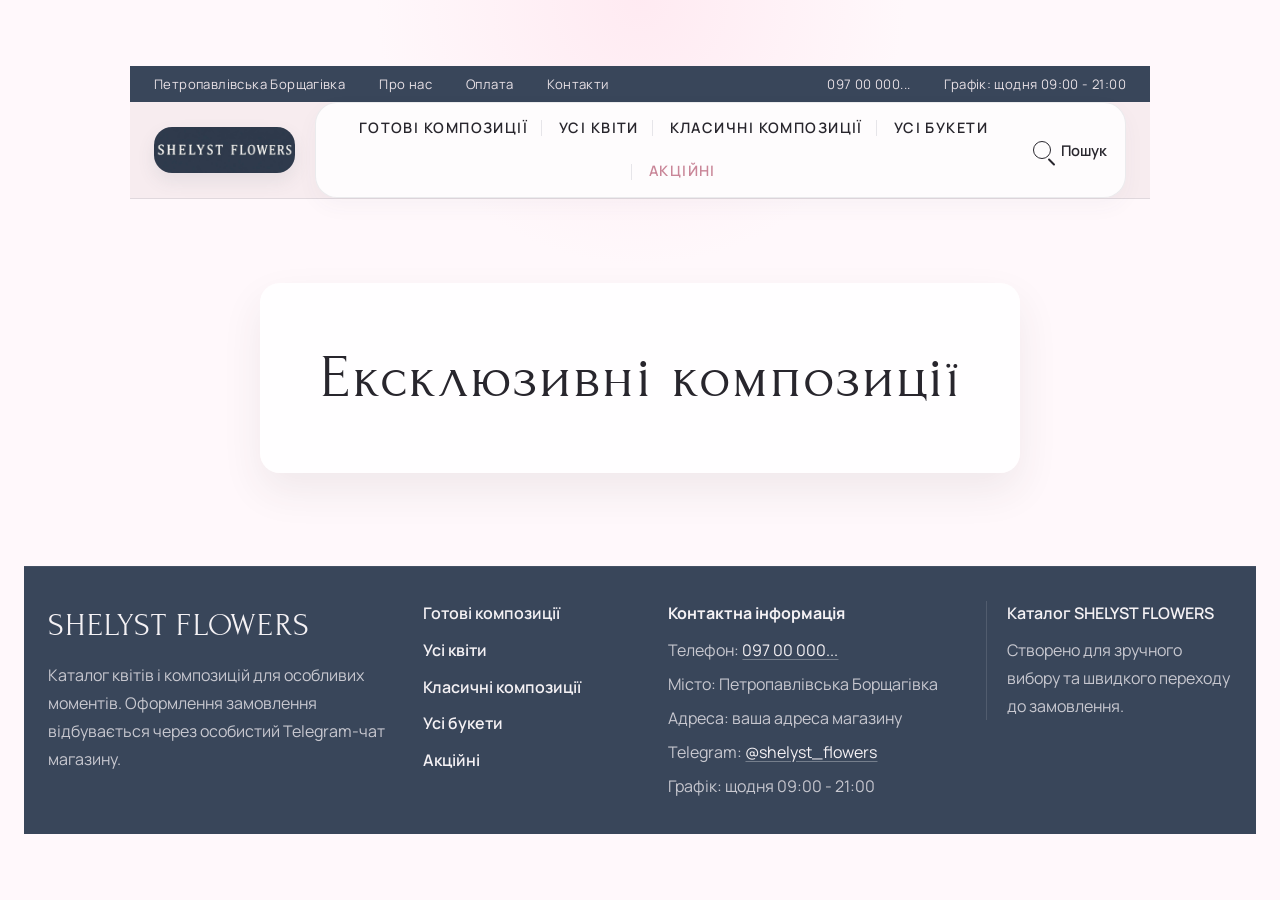
<file: pages/eksklyuzyvni-kompozytsiyi.html>
<!DOCTYPE html>
<html lang="uk">
  <head>
    <meta charset="UTF-8" />
    <meta name="viewport" content="width=device-width, initial-scale=1.0" />
    <title>Ексклюзивні композиції | SHELYST FLOWERS</title>
    <link rel="stylesheet" href="../style.css" />
  </head>
  <body class="placeholder-page">
    <main class="placeholder-page__box">
      <h1>Ексклюзивні композиції</h1>
    </main>
    <script src="../script.js"></script>
  </body>
</html>
</file>
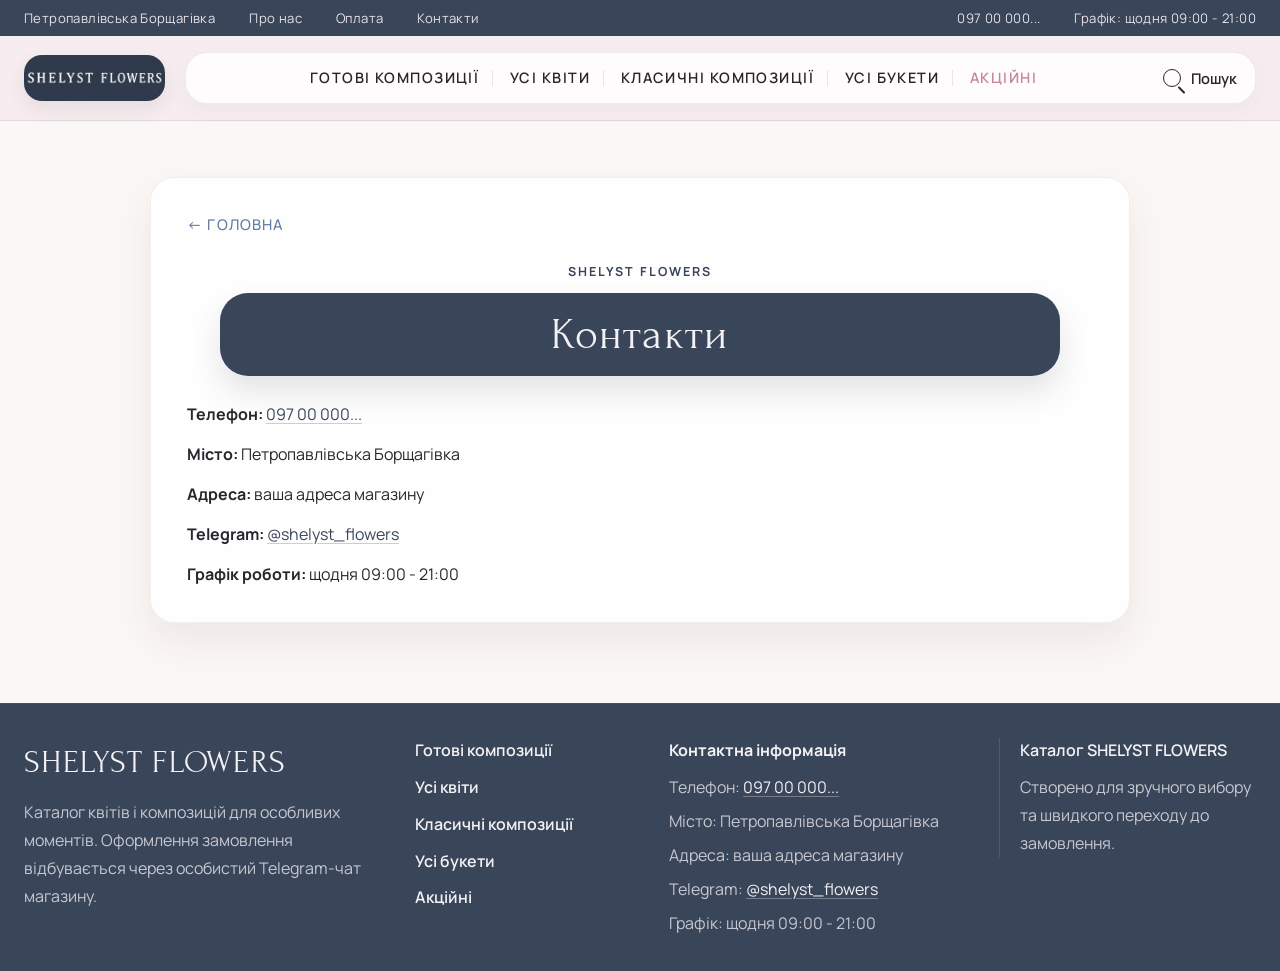
<file: pages/kontakty.html>
<!DOCTYPE html>
<html lang="uk">
  <head>
    <meta charset="UTF-8" />
    <meta name="viewport" content="width=device-width, initial-scale=1.0" />
    <title>Контакти | SHELYST FLOWERS</title>
    <link rel="stylesheet" href="../style.css" />
  </head>
  <body class="content-page">
    <main class="content-page__section">
      <div class="container">
        <article class="content-page__card">
          <p class="content-page__eyebrow">SHELYST FLOWERS</p>
          <h1>Контакти</h1>
          <div class="content-page__list">
            <p><strong>Телефон:</strong> <a href="tel:09700000">097 00 000...</a></p>
            <p><strong>Місто:</strong> Петропавлівська Борщагівка</p>
            <p><strong>Адреса:</strong> ваша адреса магазину</p>
            <p><strong>Telegram:</strong> <a href="https://t.me/shelyst_flowers" target="_blank" rel="noreferrer">@shelyst_flowers</a></p>
            <p><strong>Графік роботи:</strong> щодня 09:00 - 21:00</p>
          </div>
        </article>
      </div>
    </main>
    <script src="../script.js"></script>
  </body>
</html>
</file>
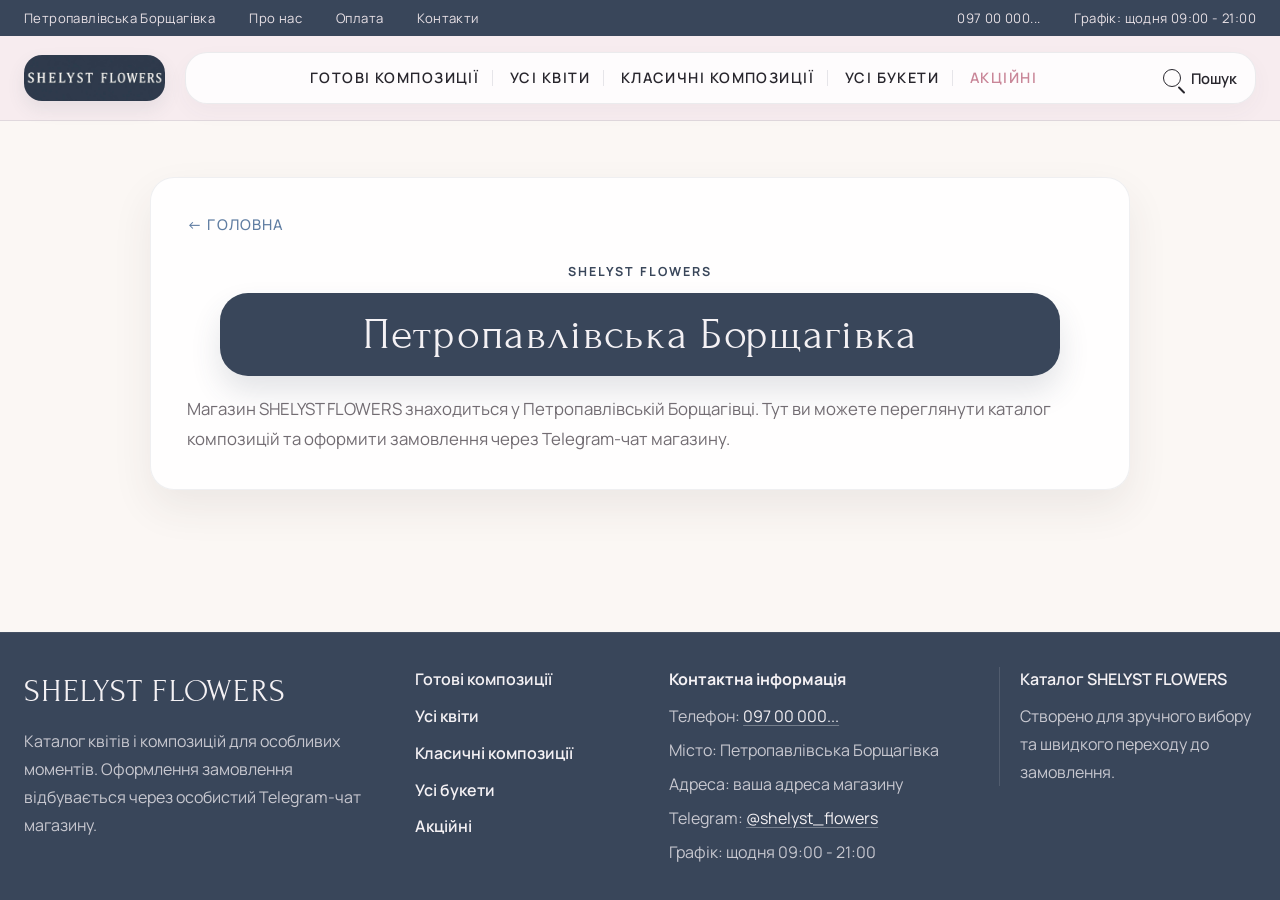
<file: pages/kyiv.html>
<!DOCTYPE html>
<html lang="uk">
  <head>
    <meta charset="UTF-8" />
    <meta name="viewport" content="width=device-width, initial-scale=1.0" />
    <title>Петропавлівська Борщагівка | SHELYST FLOWERS</title>
    <link rel="stylesheet" href="../style.css" />
  </head>
  <body class="content-page">
    <main class="content-page__section">
      <div class="container">
        <article class="content-page__card">
          <p class="content-page__eyebrow">SHELYST FLOWERS</p>
          <h1>Петропавлівська Борщагівка</h1>
          <p class="content-page__lead">
            Магазин SHELYST FLOWERS знаходиться у Петропавлівській Борщагівці.
            Тут ви можете переглянути каталог композицій та оформити замовлення
            через Telegram-чат магазину.
          </p>
        </article>
      </div>
    </main>
    <script src="../script.js"></script>
  </body>
</html>
</file>
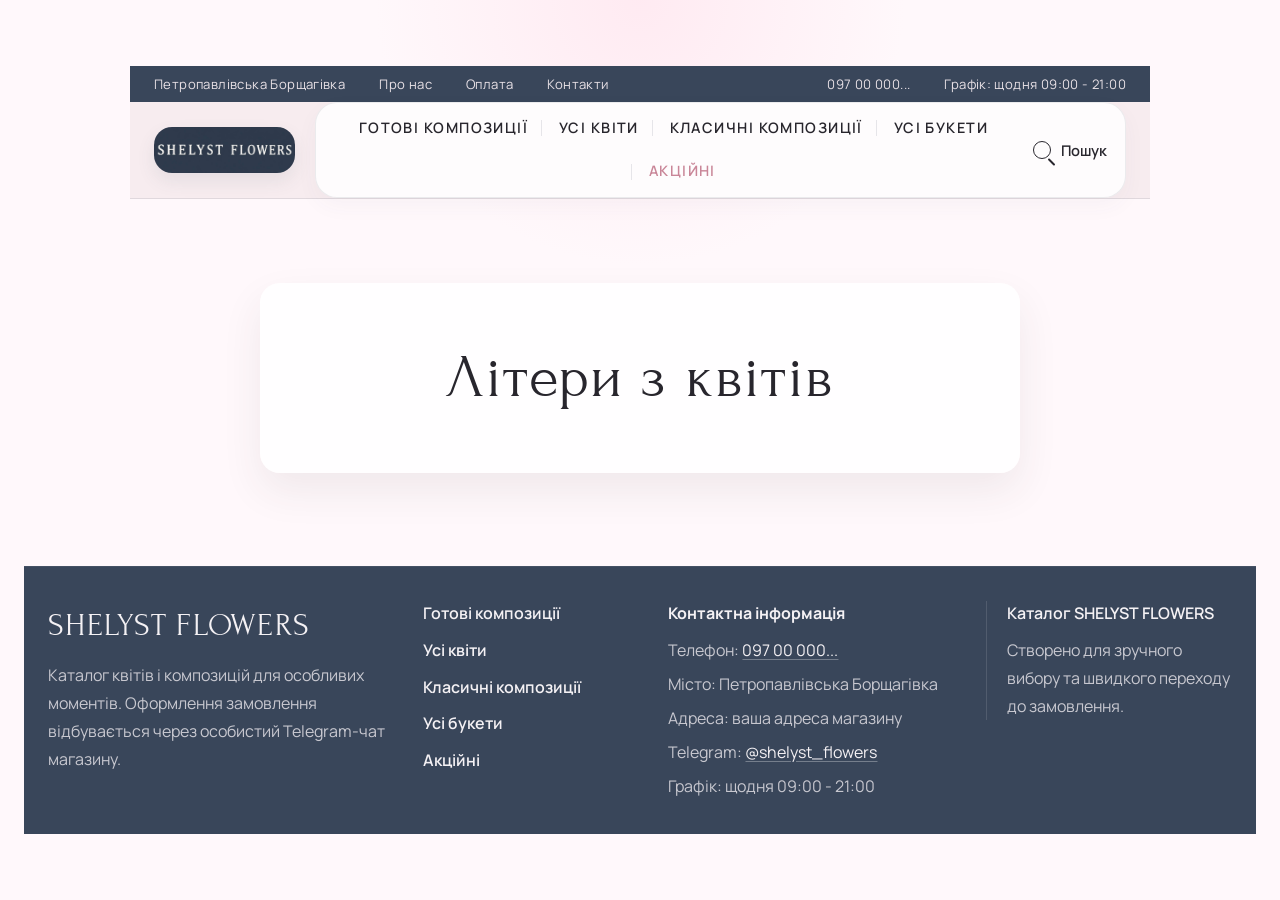
<file: pages/litery-z-kvitiv.html>
<!DOCTYPE html>
<html lang="uk">
  <head>
    <meta charset="UTF-8" />
    <meta name="viewport" content="width=device-width, initial-scale=1.0" />
    <title>Літери з квітів | SHELYST FLOWERS</title>
    <link rel="stylesheet" href="../style.css" />
  </head>
  <body class="placeholder-page">
    <main class="placeholder-page__box">
      <h1>Літери з квітів</h1>
    </main>
    <script src="../script.js"></script>
  </body>
</html>
</file>
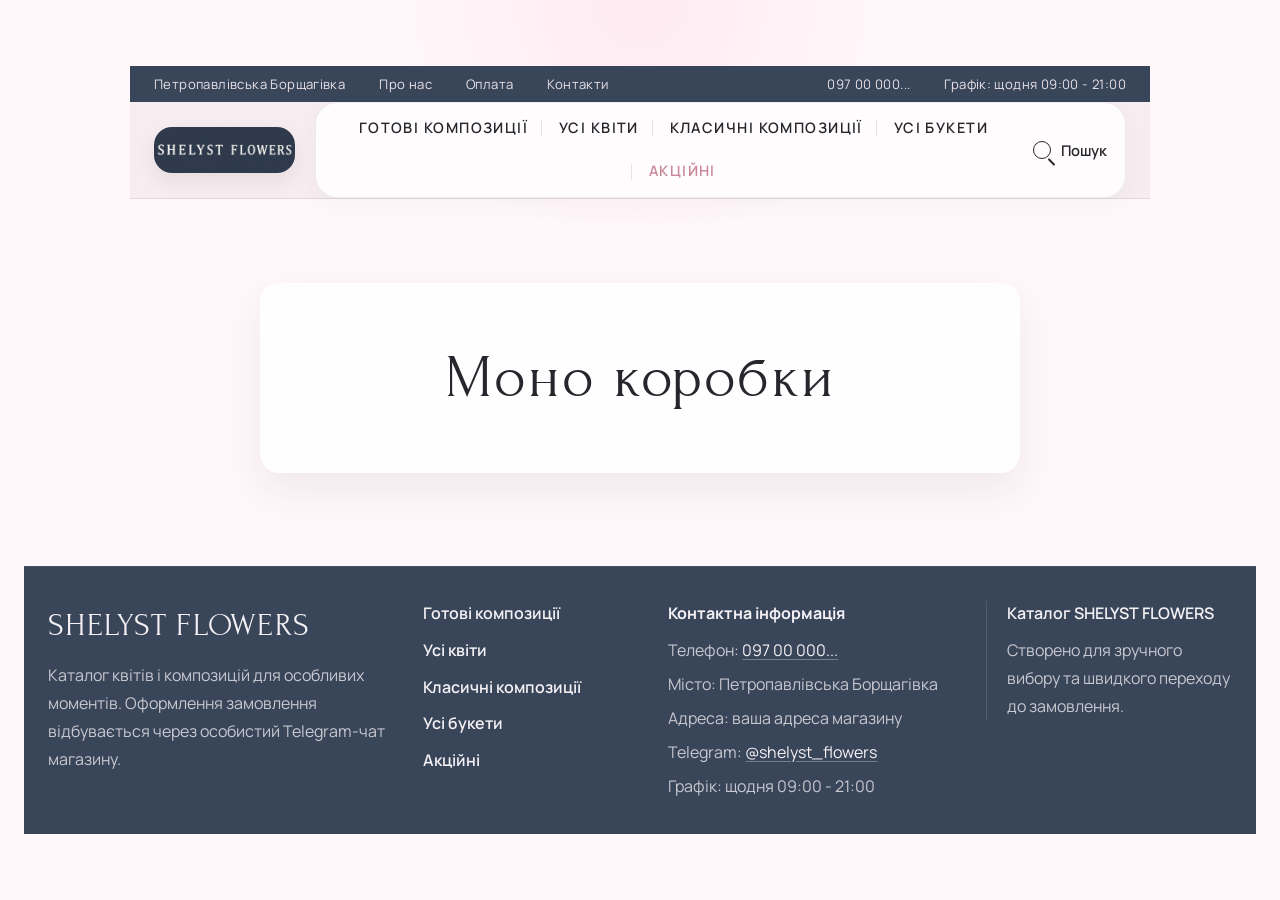
<file: pages/mono-korobky.html>
<!DOCTYPE html>
<html lang="uk">
  <head>
    <meta charset="UTF-8" />
    <meta name="viewport" content="width=device-width, initial-scale=1.0" />
    <title>Моно коробки | SHELYST FLOWERS</title>
    <link rel="stylesheet" href="../style.css" />
  </head>
  <body class="placeholder-page">
    <main class="placeholder-page__box">
      <h1>Моно коробки</h1>
    </main>
    <script src="../script.js"></script>
  </body>
</html>
</file>
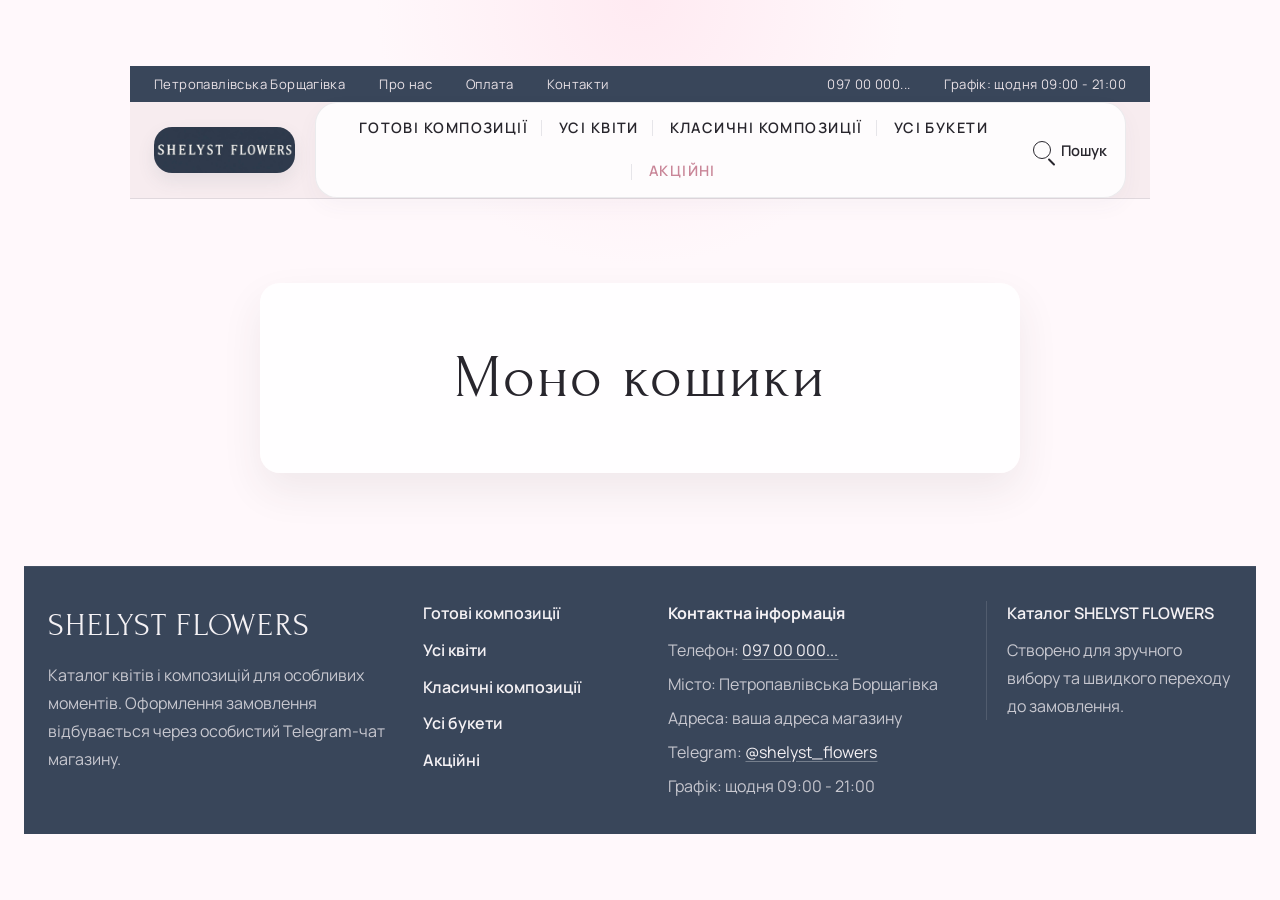
<file: pages/mono-koshyky.html>
<!DOCTYPE html>
<html lang="uk">
  <head>
    <meta charset="UTF-8" />
    <meta name="viewport" content="width=device-width, initial-scale=1.0" />
    <title>Моно кошики | SHELYST FLOWERS</title>
    <link rel="stylesheet" href="../style.css" />
  </head>
  <body class="placeholder-page">
    <main class="placeholder-page__box">
      <h1>Моно кошики</h1>
    </main>
    <script src="../script.js"></script>
  </body>
</html>
</file>
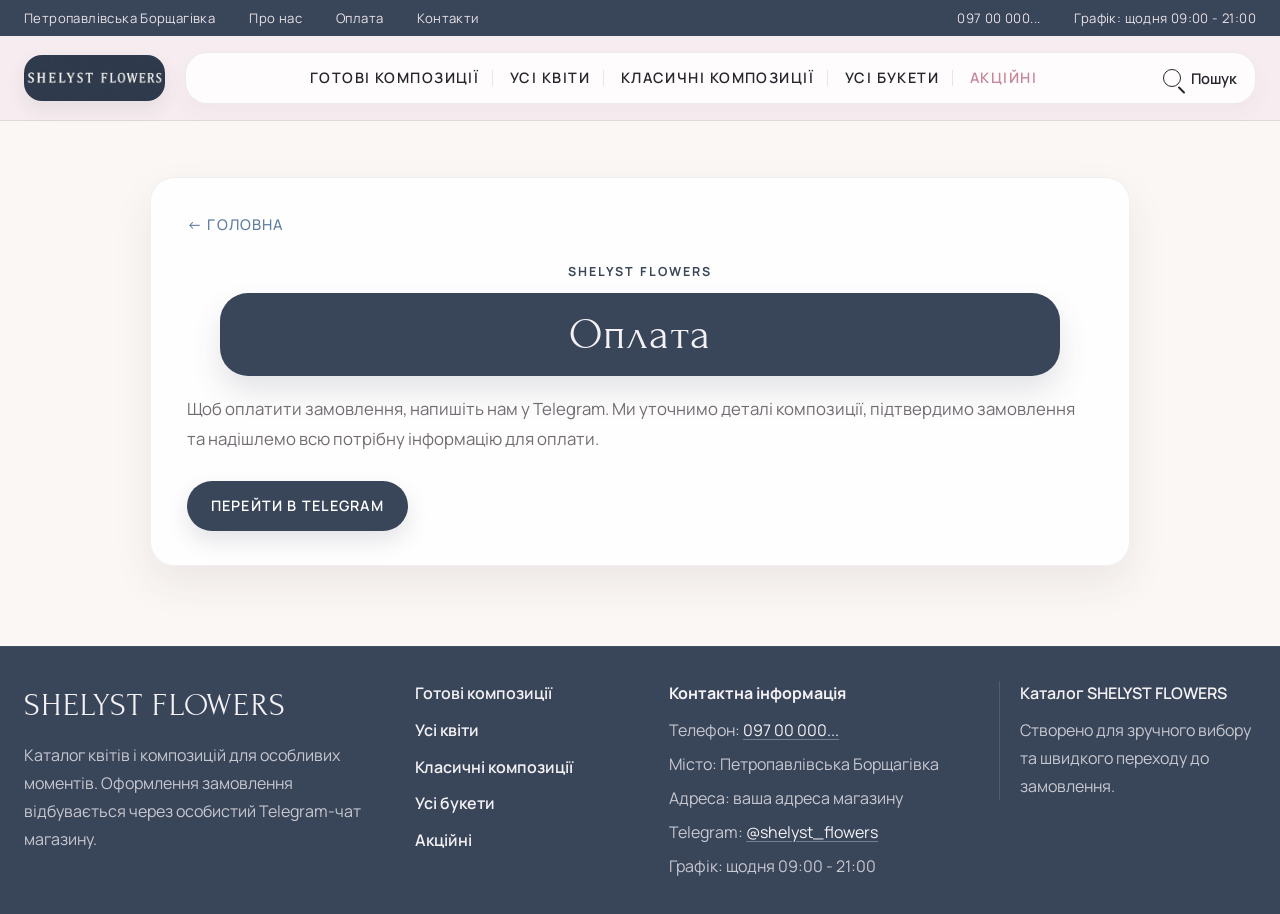
<file: pages/oplata.html>
<!DOCTYPE html>
<html lang="uk">
  <head>
    <meta charset="UTF-8" />
    <meta name="viewport" content="width=device-width, initial-scale=1.0" />
    <title>Оплата | SHELYST FLOWERS</title>
    <link rel="stylesheet" href="../style.css" />
  </head>
  <body class="content-page">
    <main class="content-page__section">
      <div class="container">
        <article class="content-page__card">
          <p class="content-page__eyebrow">SHELYST FLOWERS</p>
          <h1>Оплата</h1>
          <p class="content-page__lead">
            Щоб оплатити замовлення, напишіть нам у Telegram. Ми уточнимо деталі
            композиції, підтвердимо замовлення та надішлемо всю потрібну
            інформацію для оплати.
          </p>
          <a
            class="content-page__cta"
            href="https://t.me/shelyst_flowers"
            target="_blank"
            rel="noreferrer"
          >
            Перейти в Telegram
          </a>
        </article>
      </div>
    </main>
    <script src="../script.js"></script>
  </body>
</html>
</file>
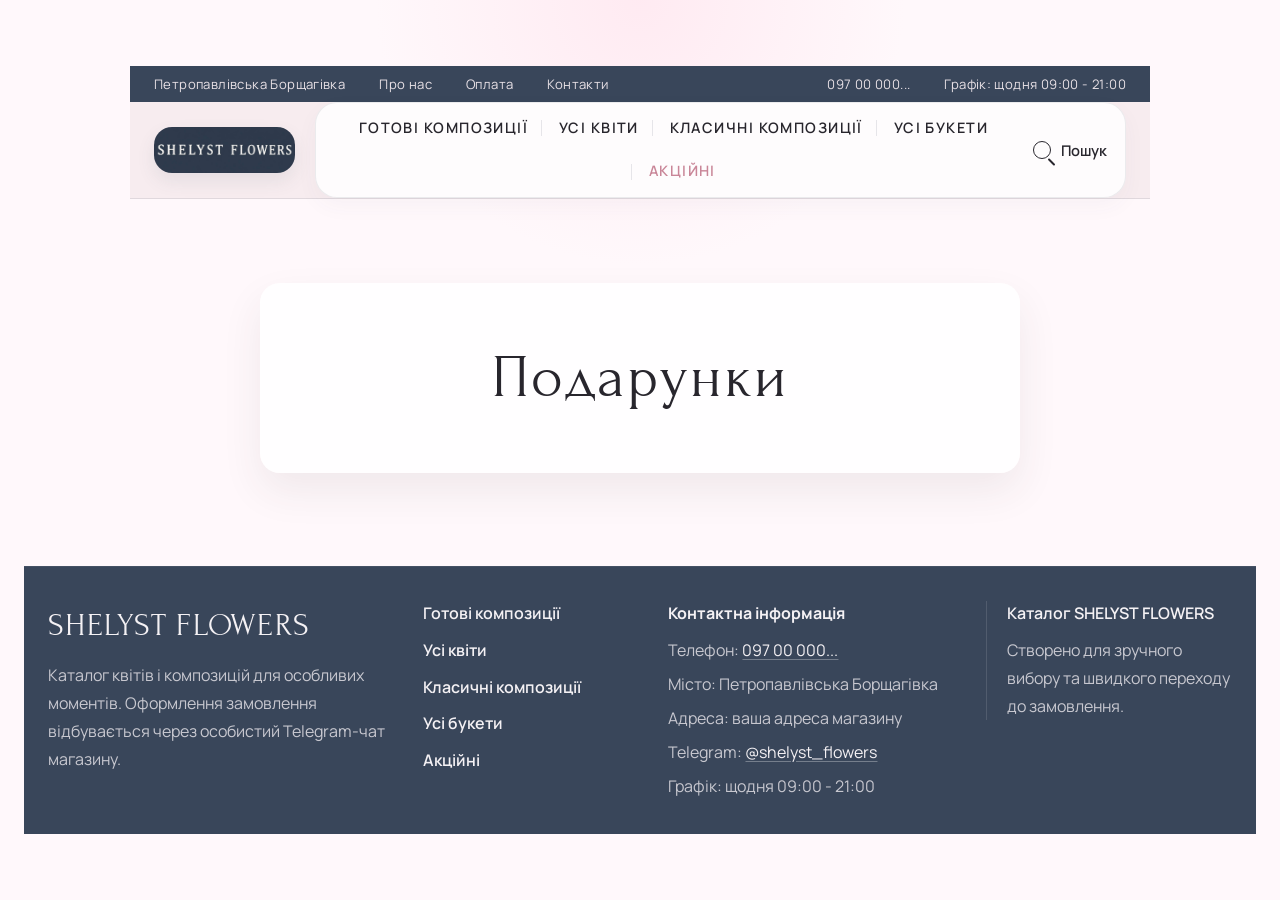
<file: pages/podarunky.html>
<!DOCTYPE html>
<html lang="uk">
  <head>
    <meta charset="UTF-8" />
    <meta name="viewport" content="width=device-width, initial-scale=1.0" />
    <title>Подарунки | SHELYST FLOWERS</title>
    <link rel="stylesheet" href="../style.css" />
  </head>
  <body class="placeholder-page">
    <main class="placeholder-page__box">
      <h1>Подарунки</h1>
    </main>
    <script src="../script.js"></script>
  </body>
</html>
</file>
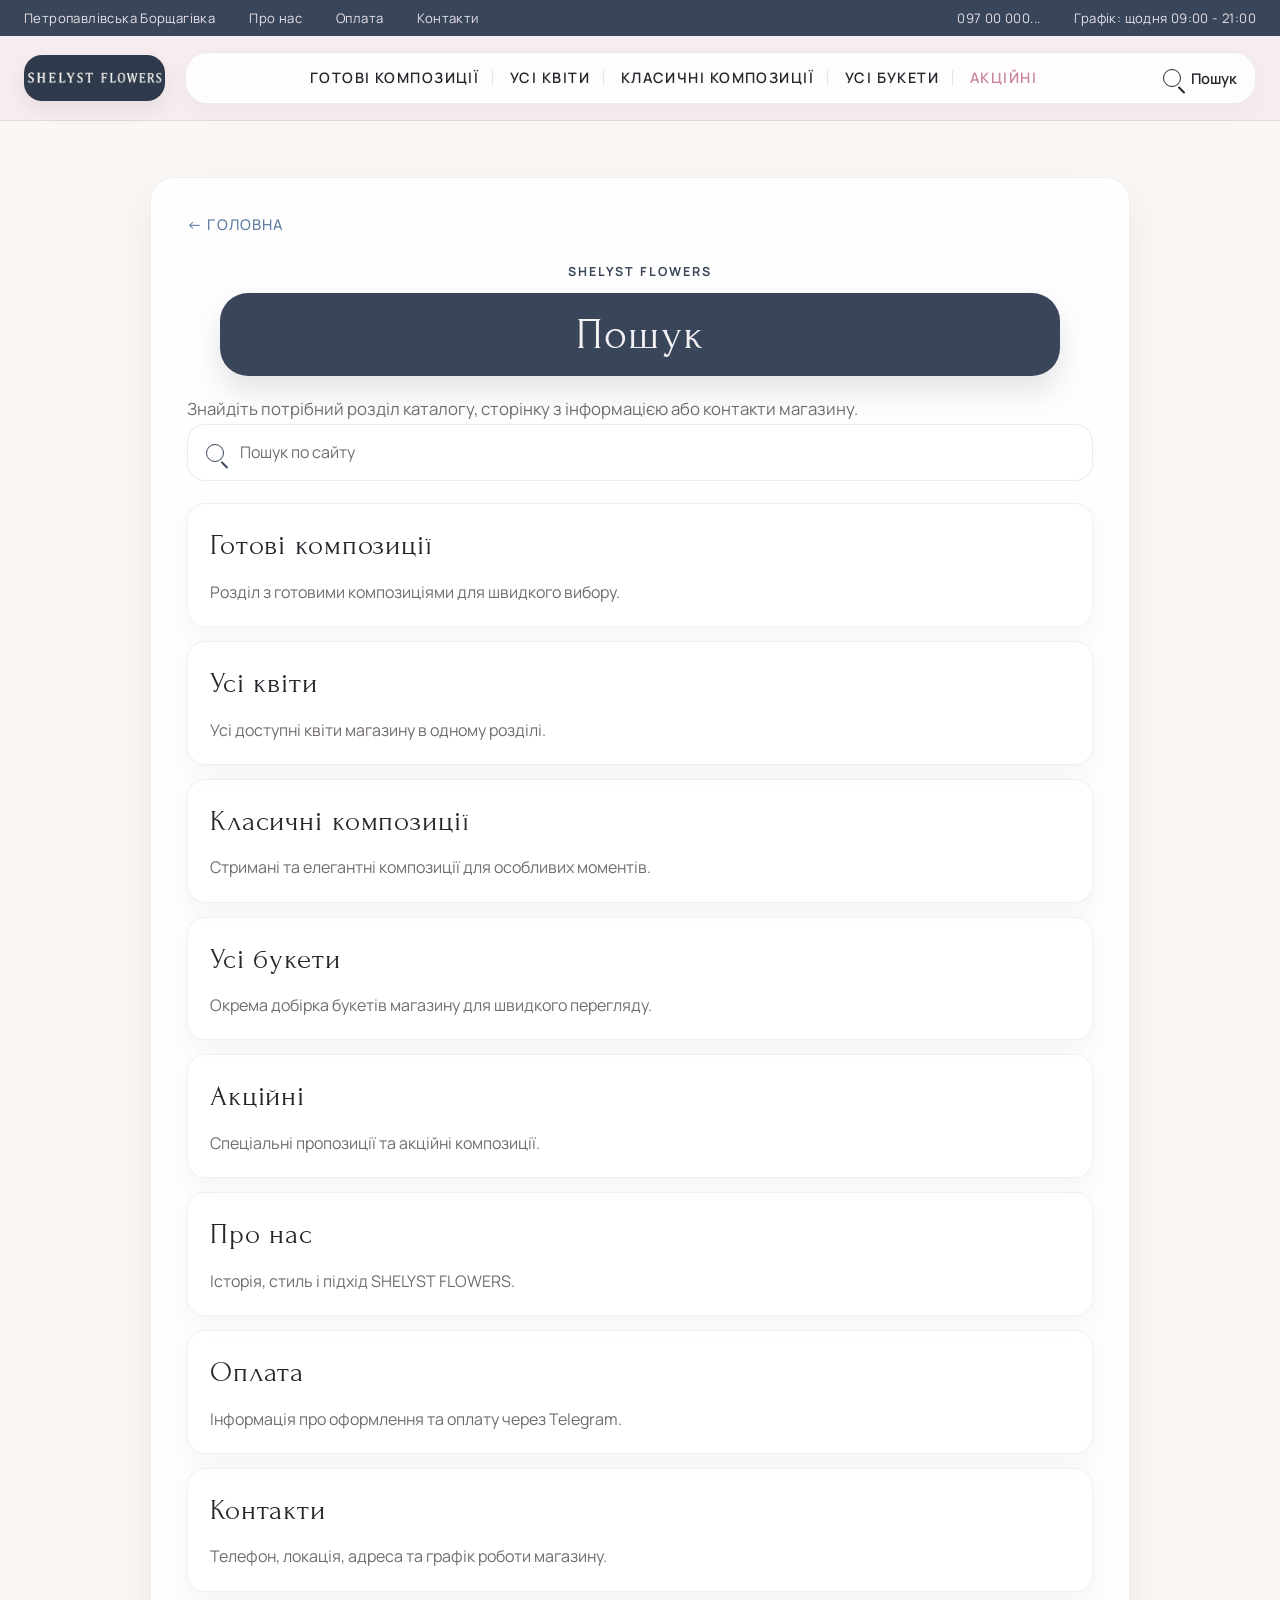
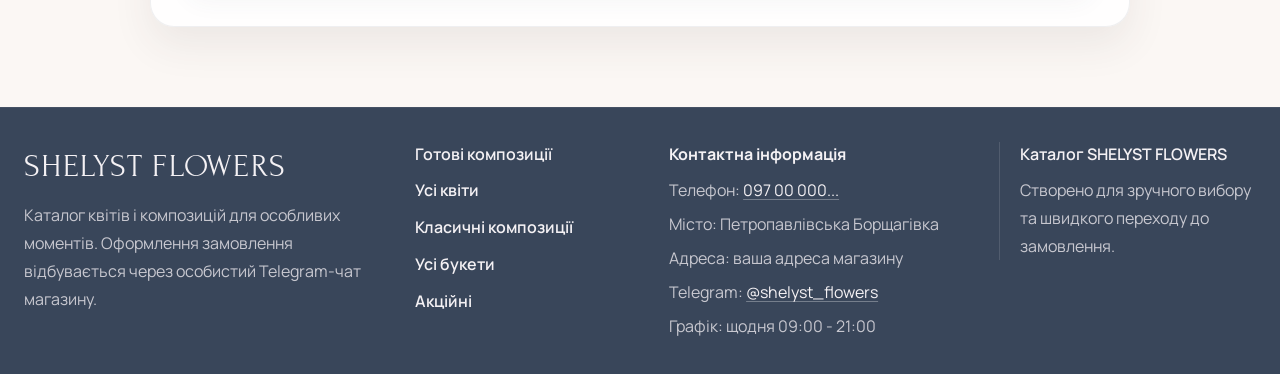
<file: pages/poshuk.html>
<!DOCTYPE html>
<html lang="uk">
  <head>
    <meta charset="UTF-8" />
    <meta name="viewport" content="width=device-width, initial-scale=1.0" />
    <title>Пошук | SHELYST FLOWERS</title>
    <link rel="stylesheet" href="../style.css" />
  </head>
  <body class="content-page">
    <main class="content-page__section" data-search-page>
      <div class="container">
        <article class="content-page__card">
          <p class="content-page__eyebrow">SHELYST FLOWERS</p>
          <h1>Пошук</h1>
          <p class="content-page__lead">
            Знайдіть потрібний розділ каталогу, сторінку з інформацією або
            контакти магазину.
          </p>

          <div class="search-page">
            <label class="search-page__form" for="catalog-search">
              <span class="search-page__icon" aria-hidden="true"></span>
              <input
                class="search-page__input"
                id="catalog-search"
                type="search"
                placeholder="Пошук по сайту"
                data-search-input
              />
            </label>

            <div class="search-page__results" data-search-results></div>
          </div>
        </article>
      </div>
    </main>
    <script src="../script.js"></script>
  </body>
</html>
</file>
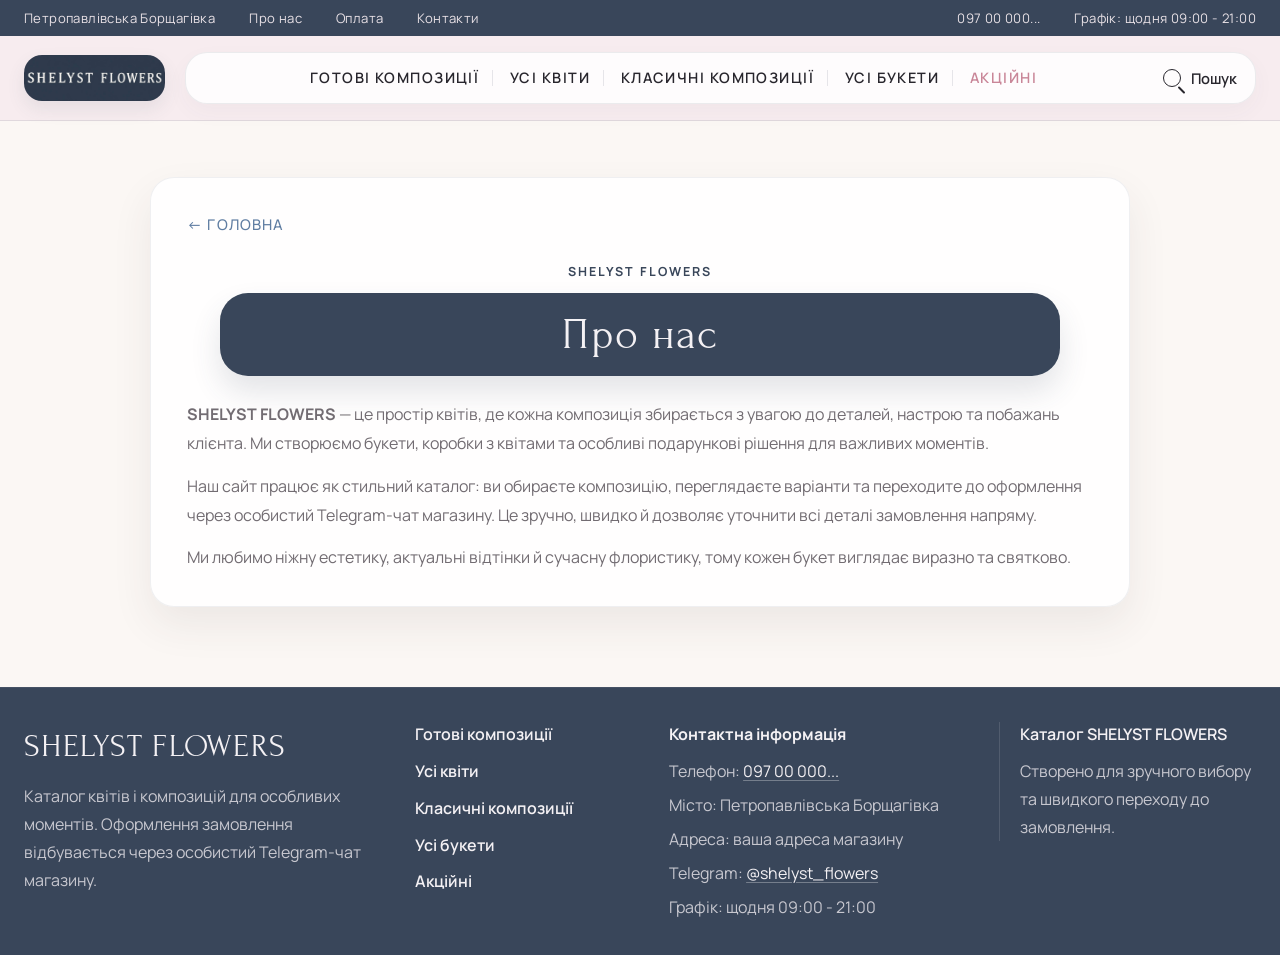
<file: pages/pro-nas.html>
<!DOCTYPE html>
<html lang="uk">
  <head>
    <meta charset="UTF-8" />
    <meta name="viewport" content="width=device-width, initial-scale=1.0" />
    <title>Про нас | SHELYST FLOWERS</title>
    <link rel="stylesheet" href="../style.css" />
  </head>
  <body class="content-page">
    <main class="content-page__section">
      <div class="container">
        <article class="content-page__card">
          <p class="content-page__eyebrow">SHELYST FLOWERS</p>
          <h1>Про нас</h1>
          <div class="content-page__text">
            <p>
              <strong>SHELYST FLOWERS</strong> — це простір квітів, де кожна
              композиція збирається з увагою до деталей, настрою та побажань
              клієнта. Ми створюємо букети, коробки з квітами та особливі
              подарункові рішення для важливих моментів.
            </p>
            <p>
              Наш сайт працює як стильний каталог: ви обираєте композицію,
              переглядаєте варіанти та переходите до оформлення через особистий
              Telegram-чат магазину. Це зручно, швидко й дозволяє уточнити всі
              деталі замовлення напряму.
            </p>
            <p>
              Ми любимо ніжну естетику, актуальні відтінки й сучасну
              флористику, тому кожен букет виглядає виразно та святково.
            </p>
          </div>
        </article>
      </div>
    </main>
    <script src="../script.js"></script>
  </body>
</html>
</file>
<file: style.css>
@import url("https://fonts.googleapis.com/css2?family=Forum&family=Manrope:wght@400;500;600;700&display=swap");

:root {
  --page-bg: #fbf7f4;
  --surface: rgba(255, 255, 255, 0.96);
  --surface-solid: #ffffff;
  --surface-soft: #f6e4ea;
  --surface-soft-strong: #eed7df;
  --footer-bg: #39465a;
  --footer-text: #f4f1f4;
  --footer-muted: rgba(244, 241, 244, 0.76);
  --footer-line: rgba(255, 255, 255, 0.12);
  --text: #28262d;
  --text-muted: #726c72;
  --accent: #c98698;
  --accent-dark: #39465a;
  --line-dark: #39465a;
  --line-soft: rgba(57, 70, 90, 0.12);
  --header-blush: #f6e4ea;
  --shadow: 0 18px 40px rgba(60, 49, 55, 0.08);
  --shadow-soft: 0 10px 24px rgba(60, 49, 55, 0.05);
  --radius-lg: 26px;
  --radius-md: 20px;
  --container: 1380px;
}

*,
*::before,
*::after {
  box-sizing: border-box;
}

html {
  scroll-behavior: smooth;
}

body {
  margin: 0;
  min-width: 320px;
  background: var(--page-bg);
  color: var(--text);
  font-family: "Manrope", "Segoe UI", sans-serif;
  line-height: 1.55;
  animation: page-reveal 1120ms cubic-bezier(0.16, 1, 0.3, 1) both;
  transition:
    opacity 520ms ease,
    transform 520ms ease;
}

body.menu-open {
  overflow: hidden;
}

body.is-leaving {
  opacity: 0;
  transform: translateY(24px);
}

a {
  color: inherit;
  text-decoration: none;
  transition:
    color 220ms ease,
    opacity 220ms ease,
    transform 220ms ease;
}

img {
  display: block;
  max-width: 100%;
}

button {
  font: inherit;
}

.container {
  width: min(calc(100% - 48px), var(--container));
  margin: 0 auto;
}

.page-shell {
  min-height: 100vh;
  display: flex;
  flex-direction: column;
}

main {
  flex: 1 0 auto;
}

.site-header {
  position: relative;
  z-index: 20;
}

.topbar {
  background: var(--line-dark);
  color: #f7eef2;
  font-size: 0.82rem;
  letter-spacing: 0.03em;
}

.topbar__inner,
.topbar__nav,
.topbar__actions {
  display: flex;
  align-items: center;
}

.topbar__inner {
  justify-content: space-between;
  min-height: 36px;
  gap: 18px;
}

.topbar__nav,
.topbar__actions {
  gap: 34px;
  flex-wrap: wrap;
}

.topbar a {
  opacity: 0.92;
}

.topbar a:hover {
  opacity: 1;
  transform: translateY(-1px);
}

.main-nav {
  position: sticky;
  top: 0;
  background: rgba(247, 236, 239, 0.96);
  border-bottom: 1px solid var(--line-soft);
  backdrop-filter: blur(12px);
}

.main-nav__inner {
  display: flex;
  align-items: center;
  gap: 20px;
  min-height: 84px;
  position: relative;
}

.brand {
  flex: 0 0 auto;
}

.brand img {
  width: clamp(118px, 11vw, 150px);
  height: auto;
  border-radius: 18px;
  box-shadow: 0 8px 18px rgba(71, 84, 102, 0.1);
}

.main-nav__content {
  display: flex;
  align-items: center;
  gap: 20px;
  flex: 1 1 auto;
  min-width: 0;
  padding: 10px 18px;
  border: 1px solid rgba(71, 84, 102, 0.1);
  border-radius: 22px;
  background: rgba(255, 255, 255, 0.86);
  box-shadow: 0 8px 22px rgba(71, 84, 102, 0.04);
}

.menu-toggle,
.menu-close,
.menu-backdrop {
  display: none;
}

.menu-toggle {
  flex: 0 0 auto;
  width: 44px;
  height: 44px;
  border: 1px solid rgba(71, 84, 102, 0.1);
  border-radius: 14px;
  background: rgba(255, 255, 255, 0.92);
  box-shadow: var(--shadow-soft);
  cursor: pointer;
}

.menu-toggle span,
.menu-close span {
  display: block;
  width: 22px;
  height: 2px;
  margin: 0 auto;
  background: var(--text);
  border-radius: 999px;
}

.menu-toggle span + span {
  margin-top: 5px;
}

.main-nav__panel {
  display: flex;
  align-items: center;
  gap: 20px;
  flex: 1 1 auto;
  min-width: 0;
}

.main-nav__panel-head {
  display: none;
}

.catalog-nav {
  display: flex;
  align-items: center;
  justify-content: center;
  gap: clamp(10px, 1vw, 22px);
  flex: 1 1 auto;
  flex-wrap: wrap;
}

.catalog-nav a {
  position: relative;
  font-size: clamp(0.78rem, 0.62rem + 0.35vw, 0.92rem);
  font-weight: 600;
  letter-spacing: 0.1em;
  text-transform: uppercase;
  padding: 4px 0;
}

.catalog-nav a + a {
  padding-left: clamp(16px, 1.4vw, 24px);
}

.catalog-nav a + a::before {
  content: "";
  position: absolute;
  left: 0;
  top: 50%;
  width: 1px;
  height: 16px;
  background: rgba(57, 70, 90, 0.12);
  transform: translateY(-50%);
}

.catalog-nav a::after,
.search-link::after,
.mobile-links a::after {
  content: "";
  position: absolute;
  left: 0;
  bottom: -4px;
  width: 100%;
  height: 1px;
  background: var(--accent);
  transform: scaleX(0);
  transform-origin: center;
  transition: transform 260ms ease;
}

.catalog-nav a:hover::after,
.search-link:hover::after,
.mobile-links a:hover::after {
  transform: scaleX(1);
}

.catalog-nav a:hover,
.search-link:hover,
.mobile-links a:hover,
.section-head__link:hover {
  color: var(--accent-dark);
  transform: translateY(-2px);
}

.catalog-nav__sale {
  color: var(--accent);
}

.search-link {
  position: relative;
  flex: 0 0 auto;
  display: inline-flex;
  align-items: center;
  gap: 10px;
  font-size: 0.92rem;
  font-weight: 600;
  white-space: nowrap;
  padding: 4px 0;
}

.search-link__icon {
  width: 18px;
  height: 18px;
  border: 1.75px solid currentColor;
  border-radius: 50%;
  position: relative;
}

.search-link__icon::after {
  content: "";
  position: absolute;
  right: -6px;
  bottom: -5px;
  width: 9px;
  height: 2px;
  background: currentColor;
  transform: rotate(45deg);
  border-radius: 2px;
}

.mobile-links {
  display: none;
}

.hero-slider {
  padding: 22px 0 38px;
}

.hero-slider__viewport {
  position: relative;
  min-height: clamp(540px, 64vw, 680px);
}

.hero-slide {
  position: absolute;
  inset: 0;
  display: grid;
  grid-template-columns: minmax(0, 1fr) minmax(0, 0.95fr);
  align-items: stretch;
  border-radius: var(--radius-lg);
  overflow: hidden;
  box-shadow: var(--shadow);
  background: var(--header-blush);
  border: 1px solid rgba(57, 70, 90, 0.06);
  opacity: 0;
  visibility: hidden;
  transform: translateY(16px) scale(0.985);
  transition:
    opacity 700ms ease,
    visibility 700ms ease,
    transform 700ms ease;
}

.hero-slide.is-active {
  opacity: 1;
  visibility: visible;
  transform: translateY(0) scale(1);
}

.hero-slide__content {
  display: flex;
  flex-direction: column;
  justify-content: center;
  padding: clamp(34px, 5vw, 78px);
  background: var(--header-blush);
}

.hero-slide__eyebrow {
  margin: 0 0 18px;
  color: var(--accent-dark);
  font-size: 0.78rem;
  font-weight: 700;
  letter-spacing: 0.18em;
  text-transform: uppercase;
}

.hero-slide h1,
.hero-slide h2 {
  margin: 0;
  font-family: "Forum", Georgia, serif;
  font-size: clamp(2.85rem, 3.5vw, 4.8rem);
  line-height: 0.9;
  font-weight: 400;
  text-wrap: balance;
  letter-spacing: 0.035em;
}

.hero-slide p:not(.hero-slide__eyebrow) {
  margin: 24px 0 0;
  max-width: 560px;
  color: var(--text-muted);
  font-size: clamp(0.98rem, 0.9vw + 0.7rem, 1.18rem);
  line-height: 1.7;
}

.hero-slide__button {
  display: inline-flex;
  align-items: center;
  justify-content: center;
  width: fit-content;
  min-width: 240px;
  margin-top: 36px;
  padding: 15px 28px;
  border-radius: 999px;
  border: 1px solid transparent;
  background: var(--accent-dark);
  color: #fff;
  font-size: 0.92rem;
  font-weight: 600;
  letter-spacing: 0.08em;
  text-transform: uppercase;
  box-shadow: 0 10px 22px rgba(71, 84, 102, 0.12);
  transition:
    transform 220ms ease,
    box-shadow 220ms ease,
    background 220ms ease;
}

.hero-slide__button:hover {
  transform: translateY(-4px);
  box-shadow: 0 18px 34px rgba(71, 84, 102, 0.2);
}

.hero-slide__media {
  min-height: clamp(540px, 64vw, 680px);
  background: var(--surface-soft-strong);
}

.hero-slide__media img {
  width: 100%;
  height: 100%;
  object-fit: cover;
}

.hero-slider__dots {
  display: flex;
  justify-content: center;
  gap: 12px;
  margin-top: 20px;
}

.hero-slider__dots button {
  width: 12px;
  height: 12px;
  padding: 0;
  border: 0;
  border-radius: 50%;
  background: rgba(222, 95, 143, 0.22);
  cursor: pointer;
  transition:
    transform 220ms ease,
    background 220ms ease;
}

.hero-slider__dots button.is-active {
  background: var(--accent-dark);
  transform: scale(1.18);
}

.categories-showcase {
  padding: 12px 0 52px;
}

.section-head {
  display: flex;
  align-items: center;
  justify-content: space-between;
  gap: 18px;
  margin-bottom: 26px;
}

.section-head h2 {
  margin: 0;
  font-family: "Forum", Georgia, serif;
  font-size: clamp(2.35rem, 2.6vw, 3.1rem);
  font-weight: 400;
  letter-spacing: 0.03em;
}

.section-head__link {
  display: inline-flex;
  align-items: center;
  gap: 10px;
  color: var(--accent-dark);
  font-size: 0.94rem;
  font-weight: 600;
  letter-spacing: 0.06em;
  text-transform: uppercase;
  white-space: nowrap;
}

.categories-grid {
  display: grid;
  grid-template-columns: repeat(5, minmax(0, 1fr));
  gap: 18px;
}

.category-card {
  display: flex;
  flex-direction: column;
  gap: 12px;
}

.category-card__image {
  aspect-ratio: 0.76 / 1;
  border-radius: 18px;
  border: 1px solid rgba(71, 84, 102, 0.08);
  background: var(--card-image), #efe6e1;
  background-size: cover;
  background-position: center;
  box-shadow: 0 12px 26px rgba(56, 35, 50, 0.06);
  transition:
    transform 220ms ease,
    box-shadow 220ms ease;
}

.category-card:hover .category-card__image {
  transform: translateY(-8px);
  box-shadow: 0 22px 38px rgba(56, 35, 50, 0.14);
}

.category-card__footer {
  display: flex;
  align-items: center;
  justify-content: space-between;
  gap: 12px;
  font-size: 1rem;
  line-height: 1.3;
  transition:
    color 220ms ease,
    transform 220ms ease;
}

.category-card:hover .category-card__footer {
  color: var(--accent-dark);
  transform: translateX(4px);
}

.category-card__title-sale {
  color: var(--accent-dark);
}

.category-card__arrow {
  flex: 0 0 auto;
  color: var(--text);
  font-size: 2rem;
  line-height: 1;
}

.about-showcase {
  padding: 8px 0 70px;
}

.about-card {
  padding: 20px 22px;
  border: 1px solid rgba(57, 70, 90, 0.08);
  border-radius: 20px;
  background: var(--accent-dark);
  box-shadow: 0 14px 28px rgba(57, 70, 90, 0.1);
}

.about-card__head {
  display: flex;
  align-items: center;
  justify-content: space-between;
  gap: 18px;
}

.about-card__head h2 {
  margin: 0;
  font-family: "Forum", Georgia, serif;
  font-size: clamp(2rem, 2.2vw, 2.6rem);
  font-weight: 400;
  letter-spacing: 0.03em;
  color: #f8f4f5;
}

.about-toggle {
  border: 1px solid rgba(248, 244, 245, 0.22);
  padding: 10px 18px;
  border-radius: 999px;
  background: rgba(255, 255, 255, 0.06);
  color: #f8f4f5;
  font-size: 0.8rem;
  font-weight: 700;
  letter-spacing: 0.08em;
  text-transform: uppercase;
  cursor: pointer;
  box-shadow: none;
  transition:
    transform 220ms ease,
    box-shadow 220ms ease;
}

.about-toggle:hover {
  transform: translateY(-4px);
  box-shadow: 0 14px 26px rgba(17, 24, 35, 0.16);
}

.about-card__content {
  overflow: hidden;
  max-height: 0;
  opacity: 0;
  transition:
    max-height 420ms ease,
    opacity 300ms ease,
    margin-top 300ms ease;
}

.about-card__content.is-open {
  max-height: 440px;
  margin-top: 22px;
  opacity: 1;
}

.about-card__content p {
  margin: 0;
  max-width: 1000px;
  color: rgba(248, 244, 245, 0.8);
  font-size: 0.98rem;
  line-height: 1.72;
}

.about-card__content p + p {
  margin-top: 14px;
}

.about-gallery {
  margin-top: 28px;
}

.about-gallery__viewport {
  position: relative;
  min-height: clamp(300px, 44vw, 520px);
}

.about-gallery__slide {
  position: absolute;
  inset: 0;
  border-radius: 24px;
  border: 1px solid rgba(71, 84, 102, 0.08);
  background: var(--gallery-image), #efe6e1;
  background-size: cover;
  background-position: center;
  box-shadow: 0 16px 32px rgba(56, 35, 50, 0.08);
  opacity: 0;
  visibility: hidden;
  transform: scale(0.985);
  transition:
    opacity 700ms ease,
    visibility 700ms ease,
    transform 700ms ease;
}

.about-gallery__slide.is-active {
  opacity: 1;
  visibility: visible;
  transform: scale(1);
}

.about-gallery__dots {
  display: flex;
  justify-content: center;
  gap: 12px;
  margin-top: 18px;
}

.about-gallery__dots button {
  width: 12px;
  height: 12px;
  padding: 0;
  border: 0;
  border-radius: 50%;
  background: rgba(222, 95, 143, 0.24);
  cursor: pointer;
  transition:
    transform 220ms ease,
    background 220ms ease;
}

.about-gallery__dots button.is-active {
  background: var(--accent-dark);
  transform: scale(1.18);
}

.site-footer {
  margin-top: 8px;
  padding: 34px 0;
  background: var(--footer-bg);
  border-top: 1px solid rgba(255, 255, 255, 0.06);
}

.site-footer__inner {
  display: grid;
  grid-template-columns: minmax(0, 1.2fr) minmax(0, 0.75fr) minmax(0, 1fr) minmax(0, 0.85fr);
  gap: 28px;
  align-items: start;
}

.site-footer__brand h2 {
  margin: 0 0 10px;
  font-family: "Forum", Georgia, serif;
  font-size: clamp(2rem, 2.1vw, 2.7rem);
  font-weight: 400;
  letter-spacing: 0.04em;
  color: var(--footer-text);
}

.site-footer__brand p,
.site-footer__note span,
.site-footer__contacts span {
  margin: 0;
  color: var(--footer-muted);
  font-size: 1rem;
  line-height: 1.75;
}

.site-footer__nav {
  display: grid;
  gap: 12px;
}

.site-footer__nav a,
.site-footer__note p {
  color: var(--footer-text);
  font-size: 1rem;
  font-weight: 600;
}

.site-footer__nav a:hover {
  color: #ffffff;
  transform: translateY(-2px);
}

.site-footer__contacts {
  display: grid;
  gap: 6px;
}

.site-footer__contacts a {
  color: var(--footer-text);
  text-decoration: underline;
  text-decoration-color: rgba(255, 255, 255, 0.3);
  text-underline-offset: 3px;
}

.site-footer__contacts a:hover {
  color: #ffffff;
}

.site-footer__label {
  margin: 0 0 4px;
  color: var(--footer-text);
  font-size: 1rem;
  font-weight: 700;
}

.site-footer__note {
  display: grid;
  gap: 10px;
  padding-left: 20px;
  border-left: 1px solid var(--footer-line);
}

.site-footer__note p {
  margin: 0;
}

.content-page {
  min-height: 100vh;
  background: var(--page-bg);
  color: var(--text);
  animation: page-reveal 1120ms cubic-bezier(0.16, 1, 0.3, 1) both;
  display: flex;
  flex-direction: column;
}

.content-page main {
  flex: 1 0 auto;
}

.content-page__section {
  padding: 56px 0 72px;
}

.content-page__card {
  width: min(100%, 980px);
  margin: 0 auto;
  padding: 34px 36px;
  border: 1px solid rgba(57, 70, 90, 0.08);
  border-radius: 24px;
  background: rgba(255, 255, 255, 0.84);
  box-shadow: var(--shadow);
}

.content-page__eyebrow {
  margin: 0 0 12px;
  color: var(--accent-dark);
  font-size: 0.78rem;
  font-weight: 700;
  letter-spacing: 0.16em;
  text-transform: uppercase;
}

.content-page__card > .content-page__eyebrow {
  text-align: center;
}

.content-page__back {
  display: inline-flex;
  align-items: center;
  margin-bottom: 26px;
  color: #5f7da2;
  font-size: 0.92rem;
  font-weight: 500;
  letter-spacing: 0.08em;
  text-transform: uppercase;
}

.content-page__back:hover {
  color: var(--accent-dark);
  transform: translateX(-3px);
}

.content-page__card h1 {
  display: flex;
  align-items: center;
  justify-content: center;
  width: min(100%, 840px);
  margin: 0 auto;
  padding: 18px 28px;
  border-radius: 28px;
  background: var(--accent-dark);
  color: var(--footer-text);
  box-shadow: 0 16px 30px rgba(57, 70, 90, 0.14);
  font-family: "Forum", Georgia, serif;
  font-size: clamp(2.4rem, 3.4vw, 4rem);
  font-weight: 400;
  letter-spacing: 0.03em;
  line-height: 1.08;
  text-align: center;
}

.content-page__lead {
  margin: 18px 0 0;
  color: var(--text-muted);
  font-size: 1.05rem;
  line-height: 1.8;
}

.content-page__text {
  display: grid;
  gap: 14px;
  margin-top: 24px;
}

.content-page__text p {
  margin: 0;
  color: var(--text-muted);
  line-height: 1.8;
}

.content-page__list {
  display: grid;
  gap: 12px;
  margin-top: 24px;
}

.content-page__list p {
  margin: 0;
  color: var(--text);
  font-size: 1rem;
  line-height: 1.75;
}

.content-page__list a {
  color: var(--accent-dark);
  text-decoration: underline;
  text-decoration-color: rgba(57, 70, 90, 0.26);
  text-underline-offset: 3px;
}

.content-page__list a:hover {
  color: var(--accent);
}

.content-page__cta {
  display: inline-flex;
  align-items: center;
  justify-content: center;
  margin-top: 26px;
  padding: 14px 24px;
  border-radius: 999px;
  background: var(--accent-dark);
  color: #fff;
  font-size: 0.9rem;
  font-weight: 600;
  letter-spacing: 0.08em;
  text-transform: uppercase;
  box-shadow: 0 10px 22px rgba(57, 70, 90, 0.14);
}

.content-page__cta:hover {
  transform: translateY(-3px);
  box-shadow: 0 16px 28px rgba(57, 70, 90, 0.18);
}

.search-page {
  display: grid;
  gap: 22px;
}

.search-page__form {
  display: flex;
  align-items: center;
  gap: 14px;
  padding: 14px 18px;
  border: 1px solid rgba(57, 70, 90, 0.1);
  border-radius: 18px;
  background: rgba(255, 255, 255, 0.9);
}

.search-page__icon {
  width: 18px;
  height: 18px;
  border: 1.75px solid var(--accent-dark);
  border-radius: 50%;
  position: relative;
  flex: 0 0 auto;
}

.search-page__icon::after {
  content: "";
  position: absolute;
  right: -6px;
  bottom: -5px;
  width: 9px;
  height: 2px;
  background: var(--accent-dark);
  transform: rotate(45deg);
  border-radius: 2px;
}

.search-page__input {
  width: 100%;
  border: 0;
  outline: 0;
  background: transparent;
  color: var(--text);
  font: inherit;
  font-size: 1rem;
}

.search-page__input::placeholder {
  color: var(--text-muted);
}

.search-page__results {
  display: grid;
  gap: 14px;
}

.search-page__result,
.search-page__empty {
  padding: 20px 22px;
  border: 1px solid rgba(57, 70, 90, 0.08);
  border-radius: 18px;
  background: rgba(255, 255, 255, 0.82);
  box-shadow: 0 10px 24px rgba(57, 70, 90, 0.05);
}

.search-page__result:hover {
  transform: translateY(-4px);
  box-shadow: 0 16px 28px rgba(57, 70, 90, 0.09);
}

.search-page__result h2 {
  margin: 0;
  font-family: "Forum", Georgia, serif;
  font-size: 1.8rem;
  font-weight: 400;
  letter-spacing: 0.03em;
}

.search-page__result p,
.search-page__empty p {
  margin: 10px 0 0;
  color: var(--text-muted);
  line-height: 1.7;
}

.catalog-page__card {
  width: min(100%, 1240px);
}

.catalog-page__card .content-page__eyebrow,
.catalog-page__card h1,
.catalog-page__lead {
  text-align: center;
}

.catalog-page__lead {
  max-width: 760px;
  margin-left: auto;
  margin-right: auto;
}

.catalog-page__content {
  margin-top: 30px;
  min-height: 280px;
}

.catalog-page__state {
  padding: 22px 24px;
  border: 1px solid rgba(57, 70, 90, 0.08);
  border-radius: 20px;
  background: linear-gradient(135deg, rgba(246, 228, 234, 0.72), rgba(255, 255, 255, 0.92));
  box-shadow: 0 10px 24px rgba(57, 70, 90, 0.05);
}

.catalog-page__state p {
  margin: 0;
  color: var(--text-muted);
  font-size: 1rem;
  line-height: 1.75;
}

.catalog-groups__grid {
  display: grid;
  grid-template-columns: repeat(5, minmax(0, 1fr));
  gap: 18px;
}

.catalog-group-card {
  display: flex;
  flex-direction: column;
  gap: 12px;
}

.catalog-group-card:hover .catalog-group-card__media {
  transform: translateY(-6px);
  box-shadow: 0 22px 36px rgba(57, 70, 90, 0.12);
}

.catalog-group-card__media {
  position: relative;
  aspect-ratio: 0.76 / 1;
  overflow: hidden;
  border-radius: 18px;
  border: 1px solid rgba(71, 84, 102, 0.08);
  background:
    radial-gradient(circle at top, rgba(201, 134, 152, 0.2), transparent 38%),
    linear-gradient(180deg, rgba(246, 228, 234, 0.96), rgba(255, 255, 255, 0.94));
  box-shadow: 0 12px 26px rgba(56, 35, 50, 0.06);
  transition:
    transform 220ms ease,
    box-shadow 220ms ease;
}

.catalog-group-card__media.is-empty {
  display: grid;
  place-items: center;
}

.catalog-group-card__img {
  width: 100%;
  height: 100%;
  object-fit: cover;
}

.catalog-group-card__placeholder {
  position: absolute;
  inset: auto 16px 16px;
  padding: 10px 12px;
  border-radius: 999px;
  background: rgba(255, 255, 255, 0.88);
  color: var(--accent-dark);
  font-size: 0.76rem;
  font-weight: 700;
  letter-spacing: 0.08em;
  text-transform: uppercase;
  box-shadow: 0 8px 18px rgba(57, 70, 90, 0.1);
  opacity: 0;
}

.catalog-group-card__media.is-empty .catalog-group-card__placeholder {
  position: static;
  opacity: 1;
}

.catalog-group-card__footer {
  display: flex;
  align-items: center;
  justify-content: space-between;
  gap: 12px;
}

.catalog-group-card h2 {
  margin: 0;
  color: #0f1728;
  font-size: clamp(1.2rem, 0.95rem + 0.55vw, 1.55rem);
  font-weight: 500;
  line-height: 1.25;
}

.catalog-group-card__arrow {
  flex: 0 0 auto;
  color: #1b2231;
  font-size: 2rem;
  line-height: 1;
}

.catalog-products__grid {
  display: grid;
  grid-template-columns: repeat(4, minmax(0, 1fr));
  gap: 18px;
}

.catalog-product {
  display: flex;
  flex-direction: column;
  min-height: 100%;
  border: 1px solid rgba(57, 70, 90, 0.08);
  border-radius: 22px;
  overflow: hidden;
  background: rgba(255, 255, 255, 0.94);
  box-shadow: 0 14px 28px rgba(57, 70, 90, 0.06);
}

.catalog-product:hover {
  transform: translateY(-6px);
  box-shadow: 0 22px 36px rgba(57, 70, 90, 0.12);
}

.catalog-product.is-unavailable {
  opacity: 0.88;
}

.catalog-product__media {
  position: relative;
  display: block;
  aspect-ratio: 0.9 / 1;
  overflow: hidden;
  background:
    radial-gradient(circle at top, rgba(201, 134, 152, 0.18), transparent 38%),
    linear-gradient(180deg, rgba(246, 228, 234, 0.96), rgba(255, 255, 255, 0.94));
}

.catalog-product__media.is-empty {
  display: grid;
  place-items: center;
}

.catalog-product__img {
  width: 100%;
  height: 100%;
  object-fit: cover;
}

.catalog-product__placeholder {
  position: absolute;
  inset: auto 18px 18px;
  padding: 10px 12px;
  border-radius: 999px;
  background: rgba(255, 255, 255, 0.86);
  color: var(--accent-dark);
  font-size: 0.78rem;
  font-weight: 700;
  letter-spacing: 0.08em;
  text-transform: uppercase;
  box-shadow: 0 8px 18px rgba(57, 70, 90, 0.1);
  opacity: 0;
  pointer-events: none;
}

.catalog-product__media.is-empty .catalog-product__placeholder {
  position: static;
  opacity: 1;
}

.catalog-product__badge {
  position: absolute;
  top: 16px;
  left: 16px;
  z-index: 1;
  display: inline-flex;
  align-items: center;
  justify-content: center;
  min-width: 66px;
  padding: 8px 12px;
  border-radius: 999px;
  background: var(--accent-dark);
  color: #fff;
  font-size: 0.76rem;
  font-weight: 700;
  letter-spacing: 0.08em;
  text-transform: uppercase;
  box-shadow: 0 10px 18px rgba(57, 70, 90, 0.16);
}

.catalog-product__body {
  display: flex;
  flex: 1 1 auto;
  flex-direction: column;
  gap: 16px;
  padding: 20px 18px 18px;
}

.catalog-product__status {
  display: inline-flex;
  align-items: center;
  width: fit-content;
  padding: 7px 11px;
  border-radius: 999px;
  font-size: 0.74rem;
  font-weight: 700;
  letter-spacing: 0.08em;
  text-transform: uppercase;
}

.catalog-product__status.is-available {
  background: rgba(86, 140, 116, 0.14);
  color: #537b68;
}

.catalog-product__status.is-unavailable {
  background: rgba(106, 96, 101, 0.12);
  color: #6f676c;
}

.catalog-product h2 {
  margin: 0;
  font-size: 1.16rem;
  font-weight: 500;
  line-height: 1.3;
}

.catalog-product__title-link:hover {
  color: var(--accent-dark);
}

.catalog-product__price {
  display: flex;
  align-items: baseline;
  gap: 10px;
  flex-wrap: wrap;
}

.catalog-product__price-current {
  color: var(--accent-dark);
  font-size: 1.2rem;
  font-weight: 700;
}

.catalog-product__price-old {
  color: var(--text-muted);
  font-size: 0.95rem;
  text-decoration: line-through;
}

.catalog-product__actions {
  display: grid;
  grid-template-columns: minmax(0, 1fr) minmax(0, 1.2fr);
  gap: 10px;
  margin-top: auto;
}

.catalog-product__details {
  display: inline-flex;
  align-items: center;
  justify-content: center;
  width: 100%;
  padding: 14px 18px;
  border: 1px solid rgba(57, 70, 90, 0.12);
  border-radius: 999px;
  background: rgba(255, 255, 255, 0.92);
  color: var(--accent-dark);
  font-size: 0.82rem;
  font-weight: 700;
  letter-spacing: 0.08em;
  text-transform: uppercase;
}

.catalog-product__details:hover {
  transform: translateY(-3px);
  box-shadow: 0 10px 20px rgba(57, 70, 90, 0.08);
}

.catalog-product__button {
  display: inline-flex;
  align-items: center;
  justify-content: center;
  width: 100%;
  padding: 14px 18px;
  border-radius: 999px;
  background: var(--accent-dark);
  color: #fff;
  font-size: 0.86rem;
  font-weight: 700;
  letter-spacing: 0.08em;
  text-transform: uppercase;
  box-shadow: 0 10px 22px rgba(57, 70, 90, 0.14);
}

.catalog-product__button:hover {
  transform: translateY(-3px);
  box-shadow: 0 16px 28px rgba(57, 70, 90, 0.18);
}

.catalog-product__button.is-disabled {
  background: rgba(57, 70, 90, 0.16);
  color: rgba(57, 70, 90, 0.56);
  box-shadow: none;
  pointer-events: none;
}

.product-page__card {
  width: min(100%, 1320px);
}

.product-page__lead {
  max-width: 860px;
}

.product-detail {
  display: grid;
  grid-template-columns: minmax(0, 1.08fr) minmax(320px, 0.92fr);
  gap: 34px;
  align-items: start;
}

.product-detail__gallery,
.product-detail__panel {
  min-width: 0;
}

.product-detail__media {
  position: relative;
  aspect-ratio: 1 / 0.94;
  overflow: hidden;
  border-radius: 28px;
  background:
    radial-gradient(circle at top, rgba(255, 248, 242, 0.9), transparent 40%),
    linear-gradient(160deg, rgba(249, 244, 240, 0.98), rgba(255, 255, 255, 0.94));
  box-shadow: 0 16px 34px rgba(57, 70, 90, 0.08);
}

.product-detail__media.is-empty {
  display: grid;
  place-items: center;
}

.product-detail__img {
  width: 100%;
  height: 100%;
  object-fit: cover;
}

.product-detail__badge {
  position: absolute;
  top: 18px;
  left: 18px;
  z-index: 1;
  display: inline-flex;
  align-items: center;
  justify-content: center;
  width: 82px;
  height: 82px;
  border: 2px solid rgba(255, 255, 255, 0.92);
  border-radius: 50%;
  background: rgba(255, 255, 255, 0.78);
  color: #b7895e;
  font-size: 1.2rem;
  font-weight: 700;
  box-shadow: 0 12px 22px rgba(57, 70, 90, 0.12);
}

.product-detail__placeholder {
  display: inline-flex;
  align-items: center;
  justify-content: center;
  padding: 12px 16px;
  border-radius: 999px;
  background: rgba(255, 255, 255, 0.88);
  color: var(--accent-dark);
  font-size: 0.84rem;
  font-weight: 700;
  letter-spacing: 0.08em;
  text-transform: uppercase;
  box-shadow: 0 8px 18px rgba(57, 70, 90, 0.1);
  opacity: 0;
}

.product-detail__media.is-empty .product-detail__placeholder {
  opacity: 1;
}

.product-detail__panel {
  padding: 6px 0;
}

.product-detail__meta {
  display: flex;
  align-items: center;
  justify-content: space-between;
  gap: 16px;
  flex-wrap: wrap;
  padding-bottom: 18px;
  border-bottom: 1px solid rgba(57, 70, 90, 0.1);
}

.product-detail__availability {
  display: inline-flex;
  align-items: center;
  gap: 8px;
  font-size: 1.05rem;
  font-weight: 600;
}

.product-detail__availability::before {
  content: "";
  width: 8px;
  height: 8px;
  border-radius: 50%;
  background: currentColor;
}

.product-detail__availability.is-available {
  color: #6f8b2f;
}

.product-detail__availability.is-unavailable {
  color: #877b82;
}

.product-detail__article {
  display: inline-flex;
  align-items: center;
  padding: 9px 14px;
  border-radius: 999px;
  background: rgba(246, 228, 234, 0.48);
  color: #6d655d;
  font-size: 0.92rem;
}

.product-detail__categories {
  display: flex;
  flex-wrap: wrap;
  gap: 10px;
  margin-top: 20px;
}

.product-detail__category-tag {
  display: inline-flex;
  align-items: center;
  padding: 9px 14px;
  border-radius: 999px;
  background: rgba(246, 228, 234, 0.5);
  color: var(--accent-dark);
  font-size: 0.84rem;
  font-weight: 700;
  letter-spacing: 0.06em;
  text-transform: uppercase;
}

.product-detail__price {
  display: flex;
  align-items: baseline;
  gap: 14px;
  flex-wrap: wrap;
  margin-top: 18px;
}

.product-detail__price-current {
  color: #1e2433;
  font-size: clamp(2rem, 1.2rem + 1.6vw, 3rem);
  font-weight: 700;
  line-height: 1;
}

.product-detail__price-old {
  color: #b59f93;
  font-size: 1.25rem;
  text-decoration: line-through;
}

.product-detail__purchase {
  margin-top: 24px;
}

.product-detail__button {
  display: inline-flex;
  align-items: center;
  justify-content: center;
  width: 100%;
  min-height: 72px;
  padding: 18px 24px;
  border-radius: 999px;
  background: #2d3141;
  color: #fff;
  font-size: 1.02rem;
  font-weight: 700;
  letter-spacing: 0.02em;
  box-shadow: 0 16px 28px rgba(45, 49, 65, 0.14);
}

.product-detail__button:hover {
  transform: translateY(-3px);
  box-shadow: 0 22px 34px rgba(45, 49, 65, 0.18);
}

.product-detail__button.is-disabled {
  background: rgba(57, 70, 90, 0.16);
  color: rgba(57, 70, 90, 0.56);
  box-shadow: none;
  pointer-events: none;
}

.product-detail__notice,
.product-detail__description {
  margin-top: 22px;
  padding: 18px 20px;
  border: 1px solid rgba(57, 70, 90, 0.08);
  border-radius: 22px;
  background: rgba(255, 255, 255, 0.9);
}

.product-detail__notice span,
.product-detail__description p {
  margin: 0;
  color: var(--text-muted);
  line-height: 1.75;
}

.placeholder-page {
  min-height: 100vh;
  display: grid;
  place-items: center;
  padding: 24px;
  background:
    radial-gradient(circle at top, rgba(255, 223, 234, 0.55), transparent 24%),
    #fff8fb;
}

.placeholder-page__box {
  width: min(100%, 760px);
  padding: 48px 28px;
  border-radius: var(--radius-md);
  background: rgba(255, 255, 255, 0.92);
  box-shadow: var(--shadow);
  text-align: center;
}

.placeholder-page h1 {
  margin: 0;
  font-family: "Forum", Georgia, serif;
  font-size: clamp(2.2rem, 5vw, 3.8rem);
  font-weight: 400;
  letter-spacing: 0.03em;
}

@keyframes page-reveal {
  from {
    opacity: 0;
    transform: translateY(34px) scale(0.992);
  }

  55% {
    opacity: 0.78;
  }

  to {
    opacity: 1;
    transform: translateY(0) scale(1);
  }
}

@media (max-width: 1240px) {
  .container {
    width: min(calc(100% - 36px), var(--container));
  }

  .main-nav__inner {
    gap: 16px;
    min-height: 78px;
  }

  .main-nav__panel {
    gap: 18px;
  }

  .main-nav__content {
    gap: 16px;
    padding: 9px 16px;
    border-radius: 18px;
  }

  .catalog-nav {
    justify-content: flex-start;
  }

  .catalog-nav a + a {
    padding-left: 18px;
  }

  .hero-slider__viewport,
  .hero-slide__media {
    min-height: 560px;
  }

  .categories-grid {
    grid-template-columns: repeat(3, minmax(0, 1fr));
  }

  .catalog-groups__grid {
    grid-template-columns: repeat(4, minmax(0, 1fr));
  }

  .catalog-products__grid {
    grid-template-columns: repeat(3, minmax(0, 1fr));
  }

  .product-detail {
    grid-template-columns: 1fr;
  }

  .about-gallery__viewport {
    min-height: 420px;
  }

  .site-footer__inner {
    grid-template-columns: 1fr 1fr;
  }
}

@media (max-width: 980px) {
  .topbar {
    display: none;
  }

  .main-nav {
    position: sticky;
    top: 0;
  }

  .main-nav__inner {
    min-height: 72px;
    justify-content: space-between;
  }

  .menu-toggle {
    display: inline-flex;
    flex-direction: column;
    align-items: center;
    justify-content: center;
    position: relative;
    z-index: 40;
  }

  .brand {
    margin-right: auto;
  }

  .main-nav__content {
    flex: 0 0 auto;
    padding: 8px 12px;
    gap: 12px;
    border-radius: 16px;
    position: static;
  }

  .search-link {
    padding-right: 2px;
  }

  .search-link span:last-child {
    display: none;
  }

  .main-nav__panel {
    position: fixed;
    top: 84px;
    left: 12px;
    right: 12px;
    width: auto;
    max-height: calc(100vh - 96px);
    padding: 18px 16px 20px;
    flex-direction: column;
    align-items: stretch;
    gap: 16px;
    background: rgba(255, 255, 255, 0.98);
    box-shadow: 0 22px 42px rgba(27, 21, 25, 0.14);
    border: 1px solid rgba(57, 70, 90, 0.08);
    border-radius: 20px;
    transform: translateY(-10px);
    transition:
      opacity 220ms ease,
      transform 220ms ease,
      visibility 220ms ease;
    overflow-y: auto;
    z-index: 45;
    pointer-events: none;
    touch-action: manipulation;
    opacity: 0;
    visibility: hidden;
  }

  body.menu-open .main-nav__panel {
    opacity: 1;
    visibility: visible;
    transform: translateY(0);
    pointer-events: auto;
  }

  .main-nav__panel-head {
    display: flex;
    align-items: center;
    justify-content: space-between;
    gap: 16px;
    padding-bottom: 16px;
    border-bottom: 1px solid var(--line-soft);
  }

  .main-nav__panel-head p {
    margin: 0;
    font-size: 0.95rem;
    font-weight: 700;
    letter-spacing: 0.16em;
    color: var(--accent-dark);
    text-transform: uppercase;
  }

  .menu-close {
    display: inline-flex;
    position: relative;
    width: 40px;
    height: 40px;
    align-items: center;
    justify-content: center;
    border: 1px solid rgba(57, 70, 90, 0.1);
    border-radius: 12px;
    background: rgba(255, 255, 255, 0.92);
    cursor: pointer;
    flex: 0 0 auto;
  }

  .menu-close span {
    position: absolute;
  }

  .menu-close span:first-child {
    transform: rotate(45deg);
  }

  .menu-close span:last-child {
    transform: rotate(-45deg);
  }

  .menu-close span {
    position: absolute;
  }

  .menu-close span:first-child {
    transform: rotate(45deg);
  }

  .menu-close span:last-child {
    transform: rotate(-45deg);
  }

  .catalog-nav {
    flex-direction: column;
    align-items: flex-start;
    gap: 16px;
  }

  .catalog-nav a {
    font-size: 1rem;
    display: block;
    width: 100%;
    padding: 8px 0;
  }

  .catalog-nav a + a {
    padding-left: 0;
  }

  .catalog-nav a + a::before {
    display: none;
  }

  .mobile-links {
    display: grid;
    gap: 14px;
    margin-top: 4px;
    padding-top: 20px;
    border-top: 1px solid var(--line-soft);
  }

  .mobile-links a {
    position: relative;
    display: block;
    width: 100%;
    padding: 8px 0;
    color: var(--text-muted);
    font-size: 0.98rem;
    z-index: 1;
    pointer-events: auto;
  }

.main-nav__panel a {
  position: relative;
  z-index: 1;
  pointer-events: auto;
}

  .menu-backdrop {
    display: none;
  }

  .hero-slider {
    padding-top: 18px;
  }

  .hero-slider__viewport {
    min-height: 860px;
  }

  .hero-slide {
    grid-template-columns: 1fr;
  }

  .hero-slide__content {
    order: 2;
    padding: 34px 28px 36px;
  }

  .hero-slide__media {
    order: 1;
    min-height: 360px;
  }

  .categories-showcase {
    padding-top: 8px;
  }

  .categories-grid {
    grid-template-columns: repeat(2, minmax(0, 1fr));
    gap: 16px;
  }

  .catalog-page__card {
    padding: 30px 28px;
  }

  .catalog-groups__grid,
  .catalog-products__grid {
    grid-template-columns: repeat(2, minmax(0, 1fr));
  }

  .product-detail__panel {
    padding-top: 0;
  }

  .about-card {
    padding: 18px 18px;
    border-radius: 22px;
  }

  .about-card__content.is-open {
    max-height: 620px;
  }

  .about-gallery__viewport {
    min-height: 340px;
  }

  .site-footer {
    padding: 30px 0;
  }

  .site-footer__inner {
    grid-template-columns: 1fr;
    gap: 22px;
  }

  .site-footer__note {
    padding-left: 0;
    border-left: 0;
    padding-top: 18px;
    border-top: 1px solid var(--footer-line);
  }

  .content-page__section {
    padding: 42px 0 56px;
  }

  .content-page__card {
    padding: 26px 24px;
  }

  .content-page__card h1 {
    width: 100%;
    padding: 16px 22px;
    border-radius: 24px;
  }

  .search-page__form,
  .search-page__result,
  .search-page__empty {
    border-radius: 16px;
  }
}

@media (max-width: 640px) {
  .container {
    width: min(calc(100% - 22px), var(--container));
  }

  .main-nav__inner {
    min-height: 68px;
    gap: 14px;
  }

  .main-nav__panel {
    top: 80px;
    left: 10px;
    right: 10px;
    max-height: calc(100vh - 90px);
  }

  .main-nav__content {
    padding: 7px 10px;
    border-radius: 14px;
  }

  .menu-toggle,
  .menu-close {
    width: 44px;
    height: 44px;
    border-radius: 14px;
  }

  .brand img {
    width: 104px;
  }

  .hero-slider__viewport {
    min-height: 710px;
  }

  .hero-slide {
    border-radius: 22px;
  }

  .hero-slide__content {
    padding: 28px 22px 30px;
  }

  .hero-slide__eyebrow {
    margin-bottom: 14px;
    font-size: 0.78rem;
    letter-spacing: 0.16em;
  }

  .hero-slide h1,
  .hero-slide h2 {
    font-size: clamp(2.3rem, 11vw, 3.2rem);
    line-height: 0.98;
  }

  .hero-slide p:not(.hero-slide__eyebrow) {
    margin-top: 18px;
    font-size: 0.98rem;
    line-height: 1.55;
  }

  .hero-slide__media {
    min-height: 300px;
  }

  .hero-slide__button {
    width: 100%;
    min-width: 0;
    margin-top: 28px;
    padding: 16px 24px;
  }

  .hero-slider__dots {
    margin-top: 14px;
  }

  .section-head {
    margin-bottom: 18px;
  }

  .section-head__link {
    font-size: 0.96rem;
  }

  .categories-grid {
    grid-template-columns: repeat(2, minmax(0, 1fr));
    gap: 18px;
  }

  .category-card {
    width: 100%;
  }

  .category-card__footer {
    font-size: 1rem;
  }

  .about-showcase {
    padding-bottom: 56px;
  }

  .about-card {
    padding: 16px 16px;
    border-radius: 20px;
  }

  .about-card__head {
    flex-direction: column;
    align-items: flex-start;
  }

  .about-toggle {
    width: 100%;
    justify-content: center;
  }

  .about-card__content.is-open {
    max-height: 820px;
    margin-top: 18px;
  }

  .about-card__content p {
    font-size: 0.98rem;
    line-height: 1.7;
  }

  .about-gallery {
    margin-top: 22px;
  }

  .about-gallery__viewport {
    min-height: 260px;
  }

  .about-gallery__slide {
    border-radius: 20px;
  }

  .site-footer {
    padding: 26px 0;
  }

  .site-footer__brand h2 {
    margin-bottom: 8px;
  }

  .site-footer__brand p,
  .site-footer__note span,
  .site-footer__nav a,
  .site-footer__note p {
    font-size: 0.96rem;
  }

  .content-page__card {
    padding: 22px 18px;
    border-radius: 20px;
  }

  .catalog-page__card {
    padding: 24px 18px;
  }

  .content-page__back {
    margin-bottom: 20px;
    font-size: 0.84rem;
  }

  .content-page__lead,
  .content-page__text p,
  .content-page__list p {
    font-size: 0.98rem;
    line-height: 1.7;
  }

  .content-page__cta {
    width: 100%;
  }

  .search-page__form {
    padding: 12px 14px;
  }

  .search-page__result,
  .search-page__empty {
    padding: 18px 16px;
  }

  .search-page__result h2 {
    font-size: 1.55rem;
  }

  .catalog-page__content {
    margin-top: 24px;
  }

  .catalog-groups__grid,
  .catalog-products__grid {
    grid-template-columns: repeat(2, minmax(0, 1fr));
  }

  .catalog-page__state {
    padding: 20px 16px;
    border-radius: 20px;
  }

  .catalog-group-card h2,
  .catalog-product h2 {
    font-size: 1.3rem;
  }

  .catalog-product__body {
    gap: 12px;
    padding: 14px 12px 12px;
  }

  .catalog-product__actions {
    grid-template-columns: 1fr;
  }

  .catalog-product__status {
    font-size: 0.68rem;
    padding: 6px 9px;
  }

  .catalog-product__price-current {
    font-size: 1rem;
  }

  .catalog-product__price-old {
    font-size: 0.8rem;
  }

  .catalog-product__details,
  .catalog-product__button {
    padding: 12px 10px;
    font-size: 0.72rem;
  }

  .catalog-product__badge {
    top: 14px;
    left: 14px;
  }

  .product-detail__media {
    border-radius: 22px;
  }

  .product-detail__badge {
    width: 72px;
    height: 72px;
    top: 14px;
    left: 14px;
    font-size: 1.05rem;
  }

  .product-detail__notice,
  .product-detail__description {
    padding: 16px 16px;
    border-radius: 18px;
  }

  .product-detail__button {
    min-height: 62px;
  }

  .content-page__card h1 {
    padding: 14px 18px;
    border-radius: 22px;
    font-size: clamp(1.85rem, 8.4vw, 2.6rem);
  }
}
</file>
